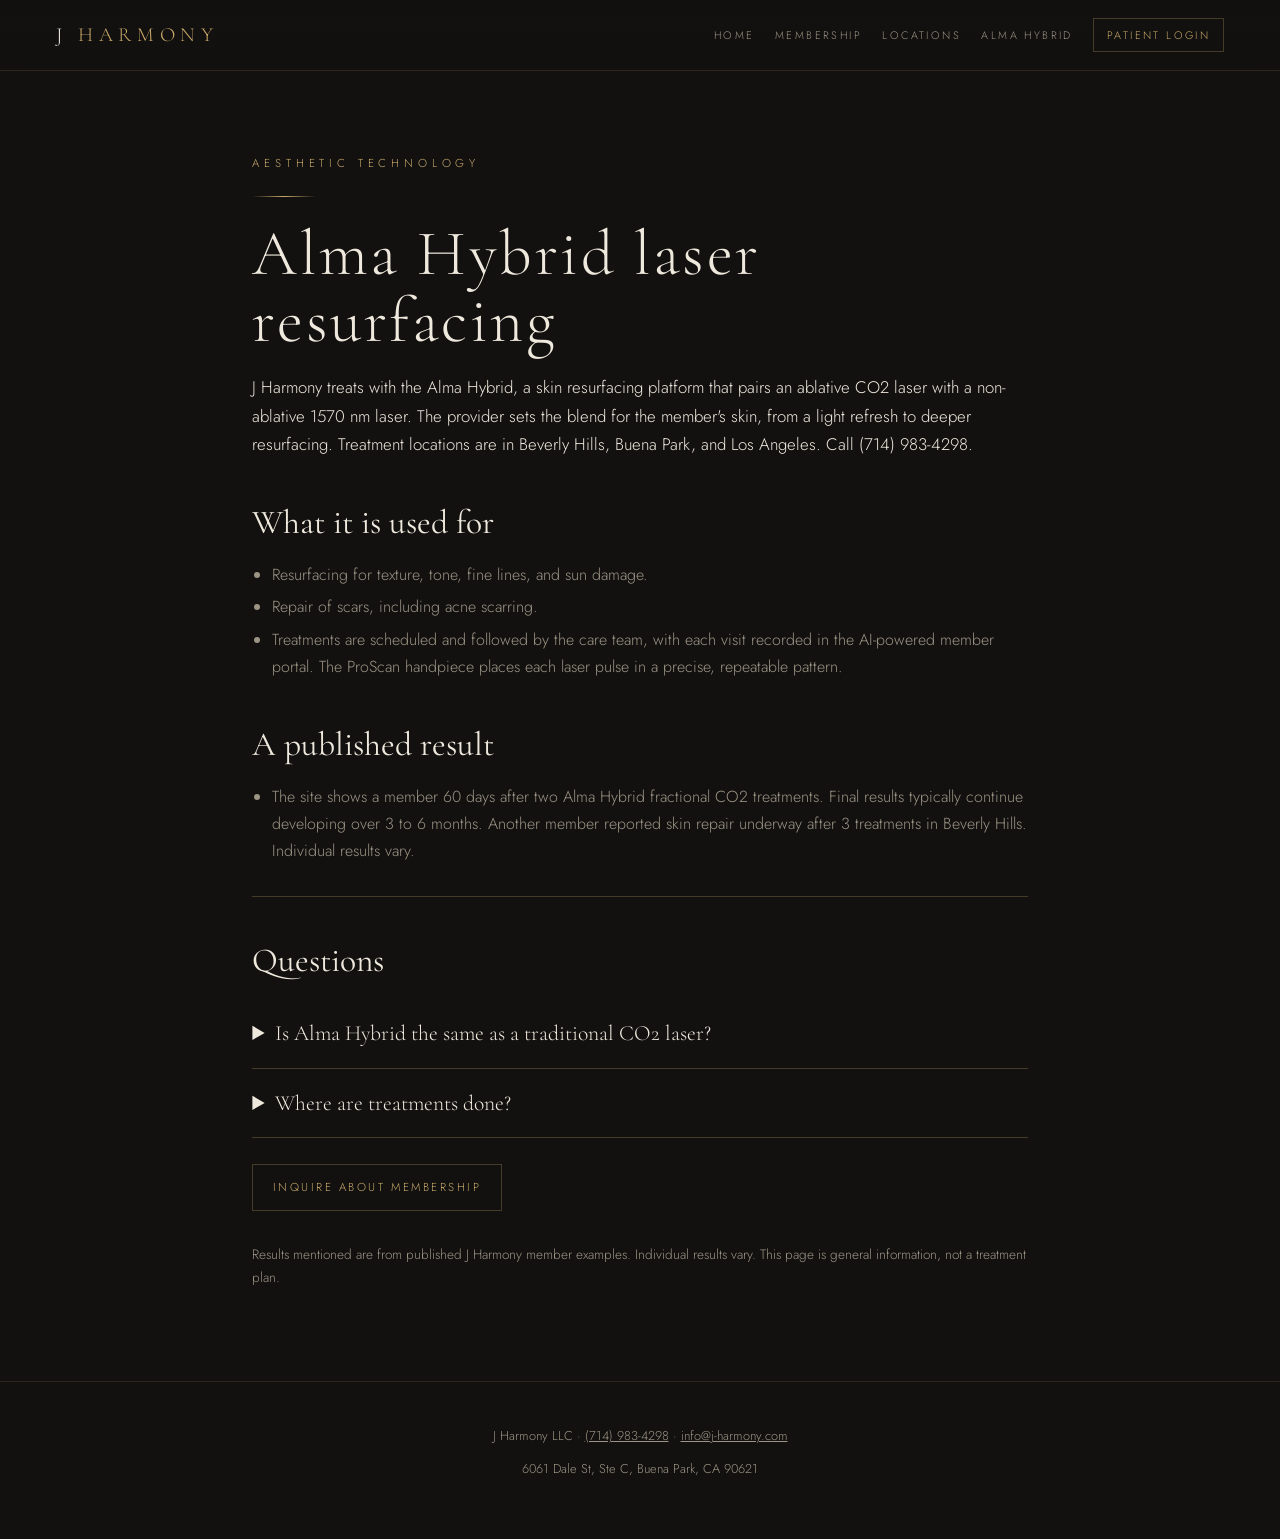
<file: alma-hybrid.html>
<!DOCTYPE html>
<html lang="en">
<head>
<meta charset="UTF-8">
<meta name="viewport" content="width=device-width, initial-scale=1.0">
<title>Alma Hybrid Laser Resurfacing in Beverly Hills and Buena Park | J Harmony</title>
<meta name="description" content="J Harmony treats with the Alma Hybrid, pairing an ablative CO2 laser and a non-ablative 1570 nm laser for texture, sun damage, and acne scars in Beverly Hills, Buena Park, and Los Angeles.">
<link rel="canonical" href="https://j-harmony.com/alma-hybrid.html">
<meta property="og:title" content="Alma Hybrid Laser Resurfacing in Beverly Hills and Buena Park | J Harmony">
<meta property="og:description" content="J Harmony treats with the Alma Hybrid, pairing an ablative CO2 laser and a non-ablative 1570 nm laser for texture, sun damage, and acne scars in Beverly Hills, Buena Park, and Los Angeles.">
<meta property="og:type" content="article">
<meta property="og:url" content="https://j-harmony.com/alma-hybrid.html">
<link rel="icon" href="data:image/svg+xml,%3Csvg xmlns='http://www.w3.org/2000/svg' viewBox='0 0 64 64'%3E%3Crect width='64' height='64' fill='%23121110'/%3E%3Ctext x='32' y='44' font-family='Georgia,serif' font-size='34' fill='%23C9A96A' text-anchor='middle'%3EJH%3C/text%3E%3C/svg%3E">
<link rel="preconnect" href="https://fonts.googleapis.com">
<link rel="preconnect" href="https://fonts.gstatic.com" crossorigin>
<link href="https://fonts.googleapis.com/css2?family=Cormorant+Garamond:ital,wght@0,300;0,400;0,500;1,400&family=Jost:wght@300;400;500&display=swap" rel="stylesheet">
<link rel="stylesheet" href="/pages.css">
<script type="application/ld+json">
{"@context": "https://schema.org", "@type": "FAQPage", "mainEntity": [{"@type": "Question", "name": "Is Alma Hybrid the same as a traditional CO2 laser?", "acceptedAnswer": {"@type": "Answer", "text": "The Alma Hybrid pairs an ablative CO2 laser with a non-ablative 1570 nm laser. The blend is set per treatment rather than using CO2 alone."}}, {"@type": "Question", "name": "Where are treatments done?", "acceptedAnswer": {"@type": "Answer", "text": "433 N Camden Dr, Ste 610, Beverly Hills, CA 90210; 11620 Wilshire Blvd, Los Angeles, CA 90025; and headquarters at 6061 Dale St, Ste C, Buena Park, CA 90621."}}]}
</script>
</head>
<body>
<header>
  <a class="brand" href="/">J <span>Harmony</span></a>
  <nav>
    <a href="/">Home</a>
    <a href="/membership.html">Membership</a>
    <a href="/locations.html">Locations</a>
    <a href="/alma-hybrid.html">Alma Hybrid</a>
    <a class="nav-login" href="https://app.j-harmony.com">Patient Login</a>
  </nav>
</header>
<main>
  <p class="eyebrow">Aesthetic technology</p>
  <hr class="rule">
  <h1>Alma Hybrid laser resurfacing</h1>
  <p class="lead">J Harmony treats with the Alma Hybrid, a skin resurfacing platform that pairs an ablative CO2 laser with a non-ablative 1570 nm laser. The provider sets the blend for the member&#x27;s skin, from a light refresh to deeper resurfacing. Treatment locations are in Beverly Hills, Buena Park, and Los Angeles. Call (714) 983-4298.</p>
  <h2>What it is used for</h2>
<ul>
<li>Resurfacing for texture, tone, fine lines, and sun damage.</li>
<li>Repair of scars, including acne scarring.</li>
<li>Treatments are scheduled and followed by the care team, with each visit recorded in the AI-powered member portal. The ProScan handpiece places each laser pulse in a precise, repeatable pattern.</li>
</ul>
<h2>A published result</h2>
<ul>
<li>The site shows a member 60 days after two Alma Hybrid fractional CO2 treatments. Final results typically continue developing over 3 to 6 months. Another member reported skin repair underway after 3 treatments in Beverly Hills. Individual results vary.</li>
</ul>
  <div class="faq">
    <h2>Questions</h2>
    <details><summary>Is Alma Hybrid the same as a traditional CO2 laser?</summary><p>The Alma Hybrid pairs an ablative CO2 laser with a non-ablative 1570 nm laser. The blend is set per treatment rather than using CO2 alone.</p></details>
<details><summary>Where are treatments done?</summary><p>433 N Camden Dr, Ste 610, Beverly Hills, CA 90210; 11620 Wilshire Blvd, Los Angeles, CA 90025; and headquarters at 6061 Dale St, Ste C, Buena Park, CA 90621.</p></details>
  </div>
  <a class="cta" href="/#contact">Inquire about membership</a>
  <p class="note">Results mentioned are from published J Harmony member examples. Individual results vary. This page is general information, not a treatment plan.</p>
</main>
<footer>
  <p>J Harmony LLC · <a href="tel:+17149834298">(714) 983-4298</a> · <a href="mailto:info@j-harmony.com">info@j-harmony.com</a></p>
  <p>6061 Dale St, Ste C, Buena Park, CA 90621</p>
</footer>
</body>
</html>
</file>
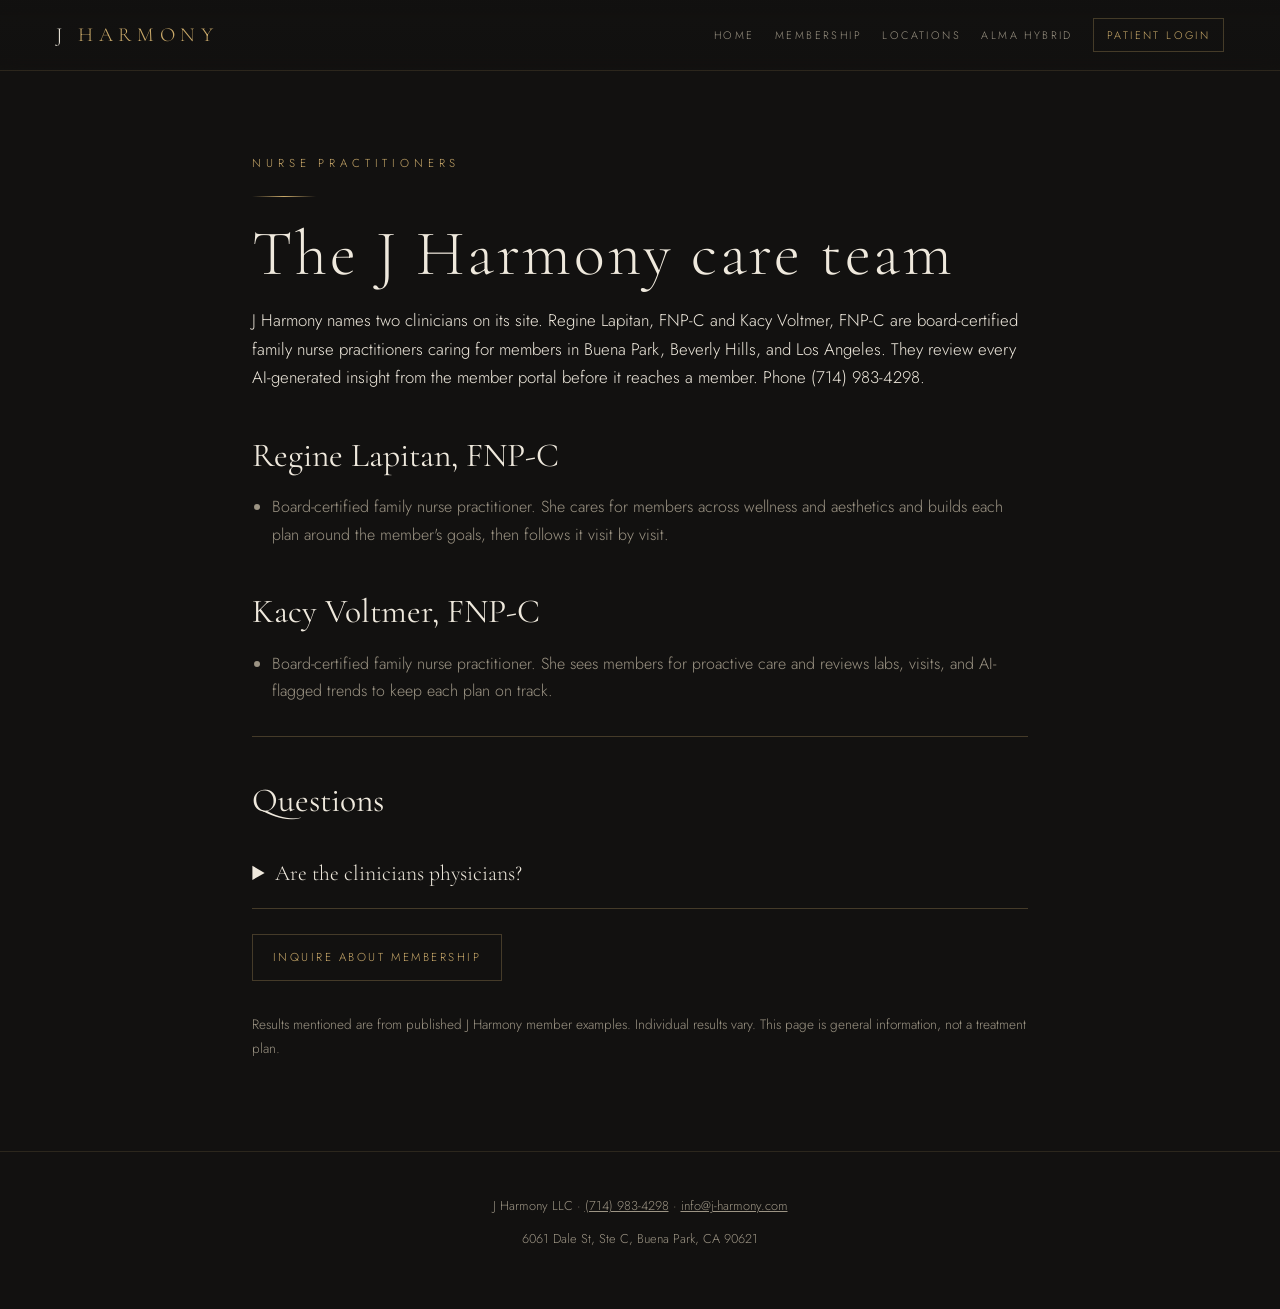
<file: care-team.html>
<!DOCTYPE html>
<html lang="en">
<head>
<meta charset="UTF-8">
<meta name="viewport" content="width=device-width, initial-scale=1.0">
<title>J Harmony Care Team | Regine Lapitan, FNP-C and Kacy Voltmer, FNP-C</title>
<meta name="description" content="J Harmony care is led by board-certified family nurse practitioners Regine Lapitan, FNP-C and Kacy Voltmer, FNP-C, in Buena Park, Beverly Hills, and Los Angeles.">
<link rel="canonical" href="https://j-harmony.com/care-team.html">
<meta property="og:title" content="J Harmony Care Team | Regine Lapitan, FNP-C and Kacy Voltmer, FNP-C">
<meta property="og:description" content="J Harmony care is led by board-certified family nurse practitioners Regine Lapitan, FNP-C and Kacy Voltmer, FNP-C, in Buena Park, Beverly Hills, and Los Angeles.">
<meta property="og:type" content="article">
<meta property="og:url" content="https://j-harmony.com/care-team.html">
<link rel="icon" href="data:image/svg+xml,%3Csvg xmlns='http://www.w3.org/2000/svg' viewBox='0 0 64 64'%3E%3Crect width='64' height='64' fill='%23121110'/%3E%3Ctext x='32' y='44' font-family='Georgia,serif' font-size='34' fill='%23C9A96A' text-anchor='middle'%3EJH%3C/text%3E%3C/svg%3E">
<link rel="preconnect" href="https://fonts.googleapis.com">
<link rel="preconnect" href="https://fonts.gstatic.com" crossorigin>
<link href="https://fonts.googleapis.com/css2?family=Cormorant+Garamond:ital,wght@0,300;0,400;0,500;1,400&family=Jost:wght@300;400;500&display=swap" rel="stylesheet">
<link rel="stylesheet" href="/pages.css">
<script type="application/ld+json">
{"@context": "https://schema.org", "@type": "FAQPage", "mainEntity": [{"@type": "Question", "name": "Are the clinicians physicians?", "acceptedAnswer": {"@type": "Answer", "text": "The named clinicians on j-harmony.com are family nurse practitioners. A published weight-loss case is described as physician-guided GLP-1 therapy. Ask in the membership inquiry who supervises a specific treatment."}}]}
</script>
</head>
<body>
<header>
  <a class="brand" href="/">J <span>Harmony</span></a>
  <nav>
    <a href="/">Home</a>
    <a href="/membership.html">Membership</a>
    <a href="/locations.html">Locations</a>
    <a href="/alma-hybrid.html">Alma Hybrid</a>
    <a class="nav-login" href="https://app.j-harmony.com">Patient Login</a>
  </nav>
</header>
<main>
  <p class="eyebrow">Nurse practitioners</p>
  <hr class="rule">
  <h1>The J Harmony care team</h1>
  <p class="lead">J Harmony names two clinicians on its site. Regine Lapitan, FNP-C and Kacy Voltmer, FNP-C are board-certified family nurse practitioners caring for members in Buena Park, Beverly Hills, and Los Angeles. They review every AI-generated insight from the member portal before it reaches a member. Phone (714) 983-4298.</p>
  <h2>Regine Lapitan, FNP-C</h2>
<ul>
<li>Board-certified family nurse practitioner. She cares for members across wellness and aesthetics and builds each plan around the member&#x27;s goals, then follows it visit by visit.</li>
</ul>
<h2>Kacy Voltmer, FNP-C</h2>
<ul>
<li>Board-certified family nurse practitioner. She sees members for proactive care and reviews labs, visits, and AI-flagged trends to keep each plan on track.</li>
</ul>
  <div class="faq">
    <h2>Questions</h2>
    <details><summary>Are the clinicians physicians?</summary><p>The named clinicians on j-harmony.com are family nurse practitioners. A published weight-loss case is described as physician-guided GLP-1 therapy. Ask in the membership inquiry who supervises a specific treatment.</p></details>
  </div>
  <a class="cta" href="/#contact">Inquire about membership</a>
  <p class="note">Results mentioned are from published J Harmony member examples. Individual results vary. This page is general information, not a treatment plan.</p>
</main>
<footer>
  <p>J Harmony LLC · <a href="tel:+17149834298">(714) 983-4298</a> · <a href="mailto:info@j-harmony.com">info@j-harmony.com</a></p>
  <p>6061 Dale St, Ste C, Buena Park, CA 90621</p>
</footer>
</body>
</html>
</file>
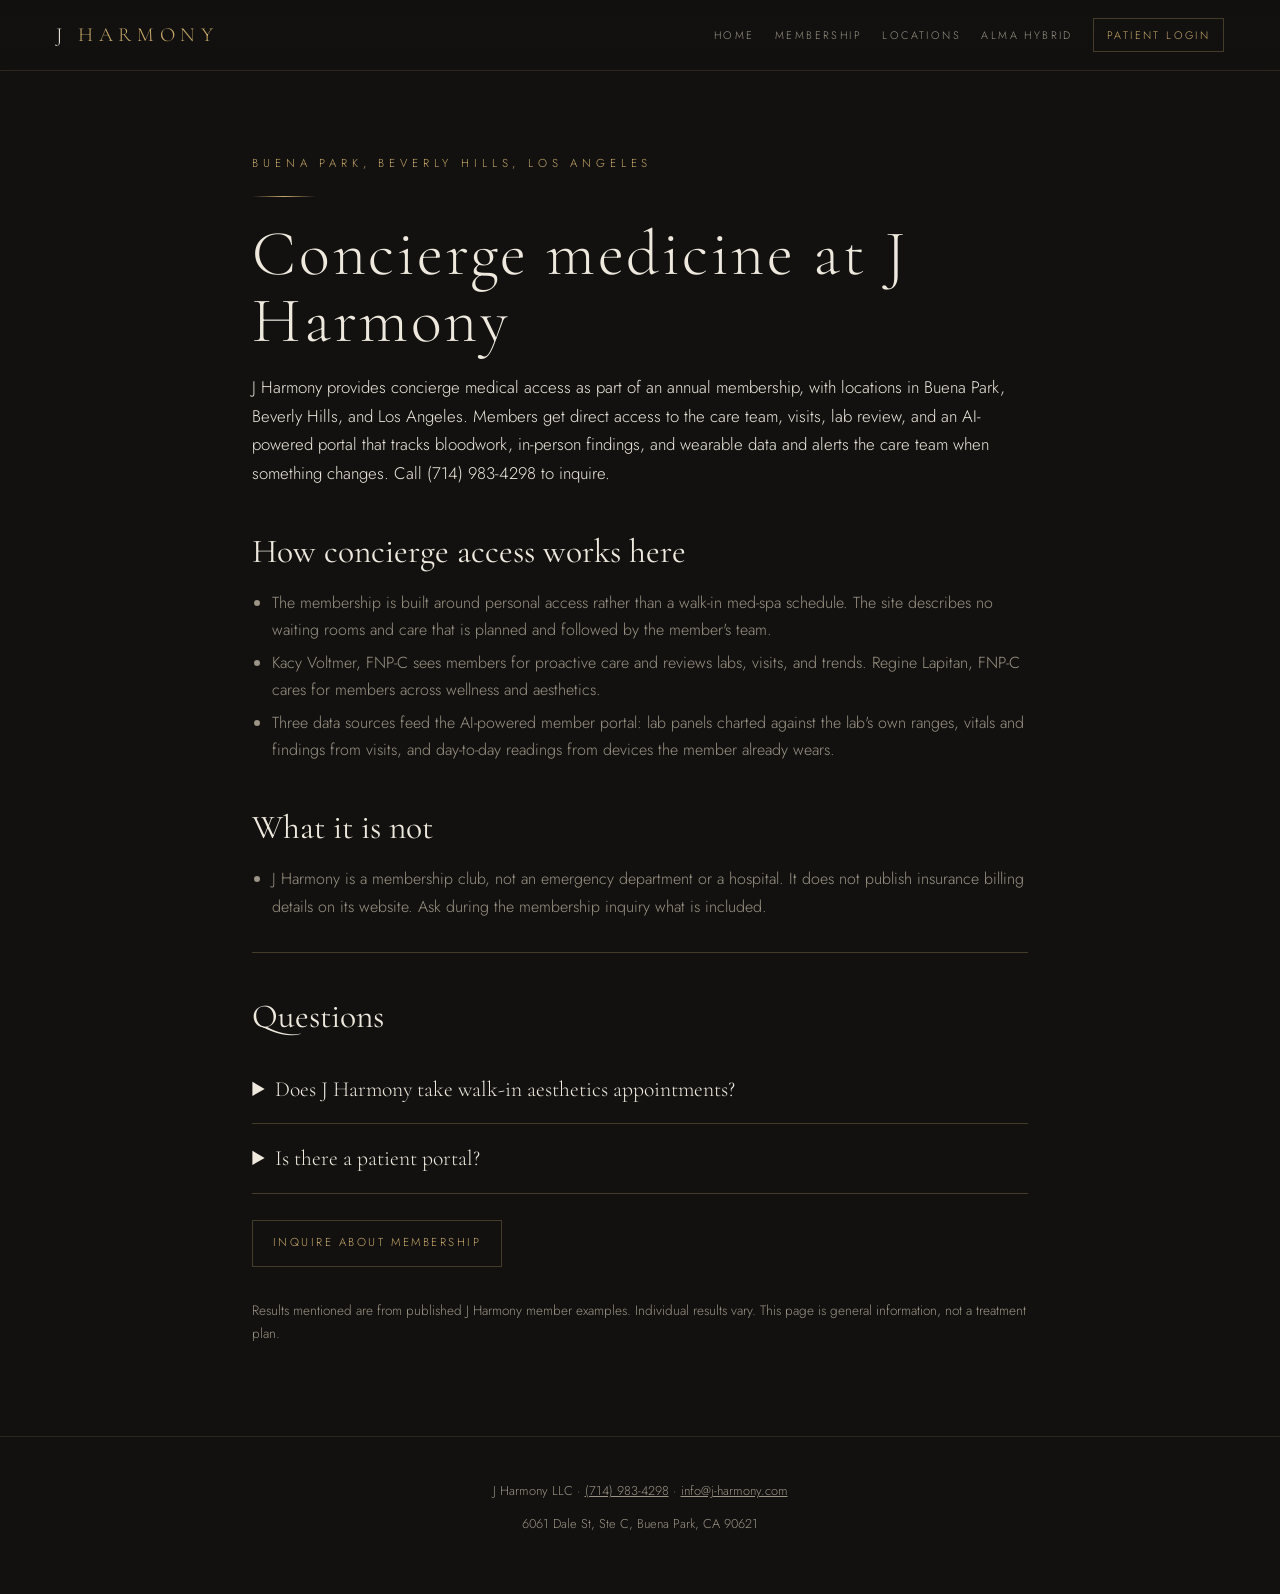
<file: concierge-medicine.html>
<!DOCTYPE html>
<html lang="en">
<head>
<meta charset="UTF-8">
<meta name="viewport" content="width=device-width, initial-scale=1.0">
<title>Concierge Medicine in Buena Park, Beverly Hills, and Los Angeles | J Harmony</title>
<meta name="description" content="J Harmony offers concierge medical access through an annual membership in Buena Park, Beverly Hills, and Los Angeles, with labs, visits, and wearable trends analyzed in one AI-powered portal.">
<link rel="canonical" href="https://j-harmony.com/concierge-medicine.html">
<meta property="og:title" content="Concierge Medicine in Buena Park, Beverly Hills, and Los Angeles | J Harmony">
<meta property="og:description" content="J Harmony offers concierge medical access through an annual membership in Buena Park, Beverly Hills, and Los Angeles, with labs, visits, and wearable trends analyzed in one AI-powered portal.">
<meta property="og:type" content="article">
<meta property="og:url" content="https://j-harmony.com/concierge-medicine.html">
<link rel="icon" href="data:image/svg+xml,%3Csvg xmlns='http://www.w3.org/2000/svg' viewBox='0 0 64 64'%3E%3Crect width='64' height='64' fill='%23121110'/%3E%3Ctext x='32' y='44' font-family='Georgia,serif' font-size='34' fill='%23C9A96A' text-anchor='middle'%3EJH%3C/text%3E%3C/svg%3E">
<link rel="preconnect" href="https://fonts.googleapis.com">
<link rel="preconnect" href="https://fonts.gstatic.com" crossorigin>
<link href="https://fonts.googleapis.com/css2?family=Cormorant+Garamond:ital,wght@0,300;0,400;0,500;1,400&family=Jost:wght@300;400;500&display=swap" rel="stylesheet">
<link rel="stylesheet" href="/pages.css">
<script type="application/ld+json">
{"@context": "https://schema.org", "@type": "FAQPage", "mainEntity": [{"@type": "Question", "name": "Does J Harmony take walk-in aesthetics appointments?", "acceptedAnswer": {"@type": "Answer", "text": "The public site presents care as an annual membership with inquiry, not as a published walk-in menu. Start with the membership conversation at (714) 983-4298."}}, {"@type": "Question", "name": "Is there a patient portal?", "acceptedAnswer": {"@type": "Answer", "text": "Yes. Members sign in at app.j-harmony.com. The site says the portal is powered by HIPAA-compliant AI and that insights are reviewed by medical staff."}}]}
</script>
</head>
<body>
<header>
  <a class="brand" href="/">J <span>Harmony</span></a>
  <nav>
    <a href="/">Home</a>
    <a href="/membership.html">Membership</a>
    <a href="/locations.html">Locations</a>
    <a href="/alma-hybrid.html">Alma Hybrid</a>
    <a class="nav-login" href="https://app.j-harmony.com">Patient Login</a>
  </nav>
</header>
<main>
  <p class="eyebrow">Buena Park, Beverly Hills, Los Angeles</p>
  <hr class="rule">
  <h1>Concierge medicine at J Harmony</h1>
  <p class="lead">J Harmony provides concierge medical access as part of an annual membership, with locations in Buena Park, Beverly Hills, and Los Angeles. Members get direct access to the care team, visits, lab review, and an AI-powered portal that tracks bloodwork, in-person findings, and wearable data and alerts the care team when something changes. Call (714) 983-4298 to inquire.</p>
  <h2>How concierge access works here</h2>
<ul>
<li>The membership is built around personal access rather than a walk-in med-spa schedule. The site describes no waiting rooms and care that is planned and followed by the member&#x27;s team.</li>
<li>Kacy Voltmer, FNP-C sees members for proactive care and reviews labs, visits, and trends. Regine Lapitan, FNP-C cares for members across wellness and aesthetics.</li>
<li>Three data sources feed the AI-powered member portal: lab panels charted against the lab&#x27;s own ranges, vitals and findings from visits, and day-to-day readings from devices the member already wears.</li>
</ul>
<h2>What it is not</h2>
<ul>
<li>J Harmony is a membership club, not an emergency department or a hospital. It does not publish insurance billing details on its website. Ask during the membership inquiry what is included.</li>
</ul>
  <div class="faq">
    <h2>Questions</h2>
    <details><summary>Does J Harmony take walk-in aesthetics appointments?</summary><p>The public site presents care as an annual membership with inquiry, not as a published walk-in menu. Start with the membership conversation at (714) 983-4298.</p></details>
<details><summary>Is there a patient portal?</summary><p>Yes. Members sign in at app.j-harmony.com. The site says the portal is powered by HIPAA-compliant AI and that insights are reviewed by medical staff.</p></details>
  </div>
  <a class="cta" href="/#contact">Inquire about membership</a>
  <p class="note">Results mentioned are from published J Harmony member examples. Individual results vary. This page is general information, not a treatment plan.</p>
</main>
<footer>
  <p>J Harmony LLC · <a href="tel:+17149834298">(714) 983-4298</a> · <a href="mailto:info@j-harmony.com">info@j-harmony.com</a></p>
  <p>6061 Dale St, Ste C, Buena Park, CA 90621</p>
</footer>
</body>
</html>
</file>
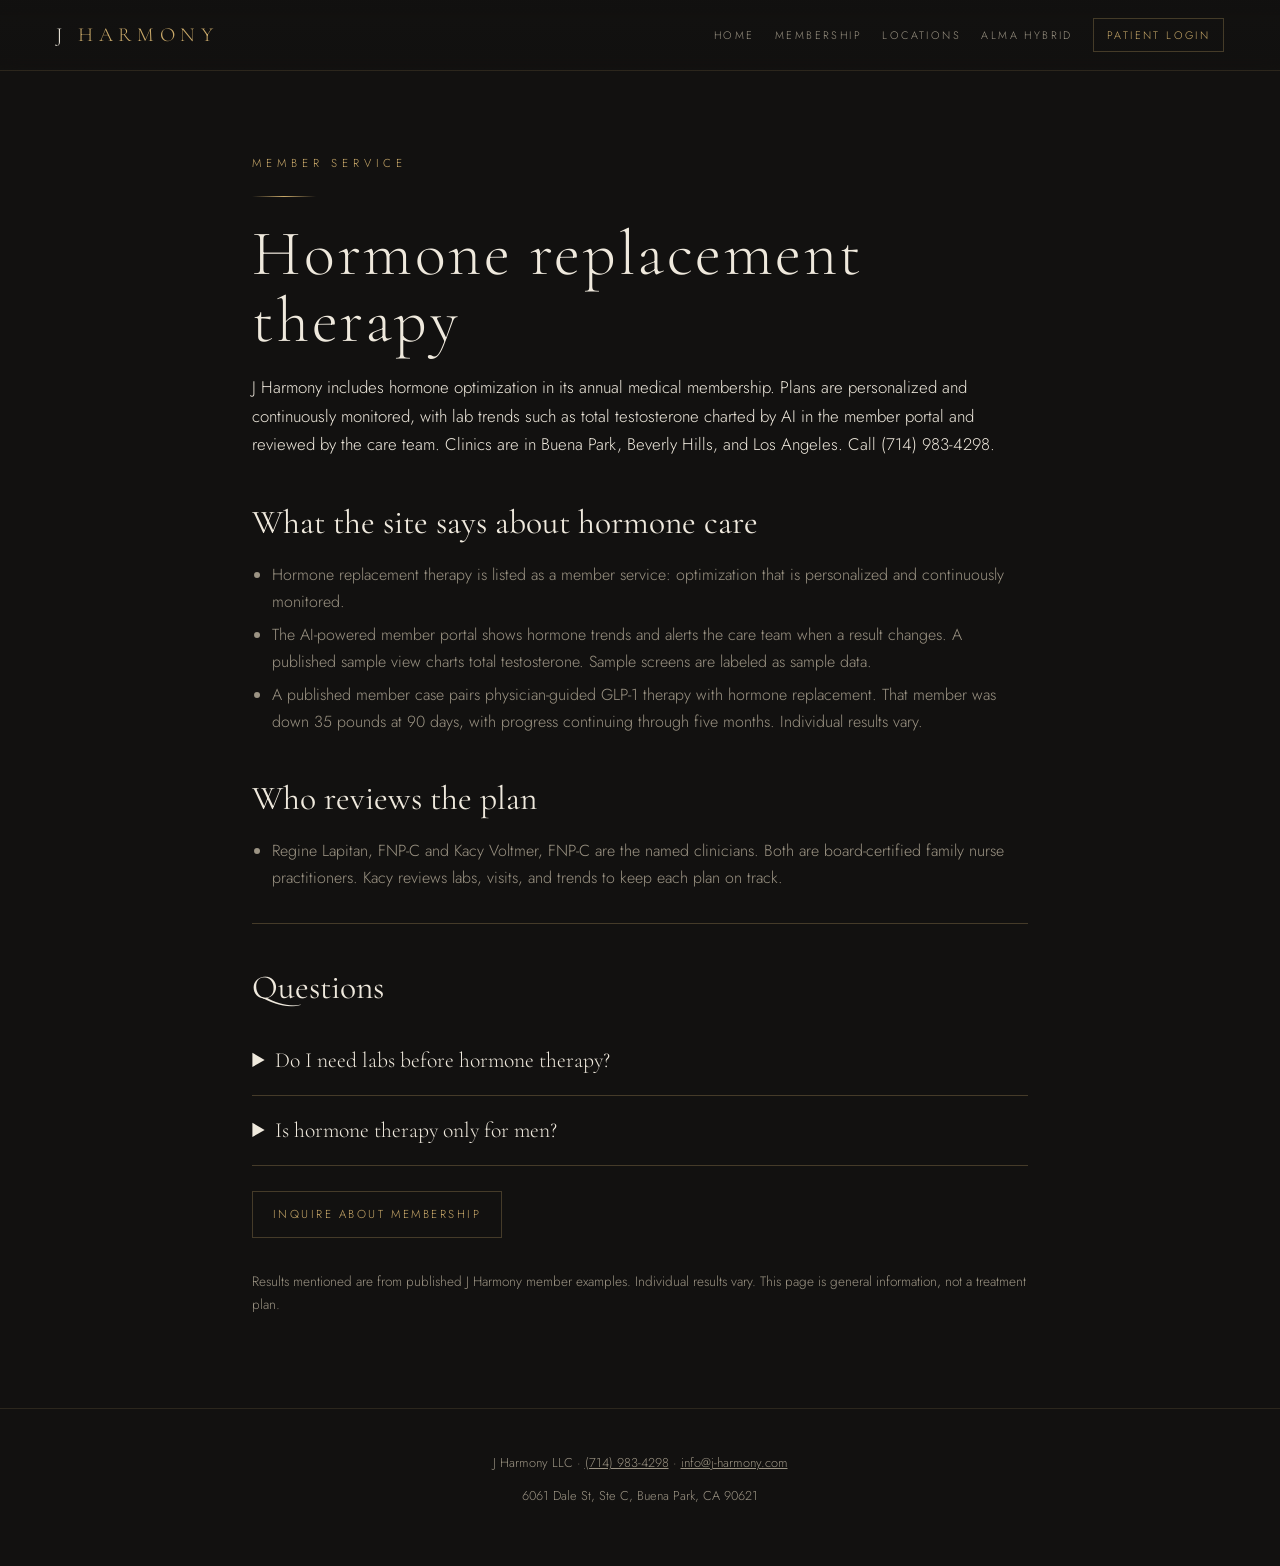
<file: hormone-replacement-therapy.html>
<!DOCTYPE html>
<html lang="en">
<head>
<meta charset="UTF-8">
<meta name="viewport" content="width=device-width, initial-scale=1.0">
<title>Hormone Replacement Therapy in Orange County and Los Angeles | J Harmony</title>
<meta name="description" content="J Harmony offers personalized, monitored hormone optimization for members in Buena Park, Beverly Hills, and Los Angeles, with AI-tracked lab trends reviewed by the care team.">
<link rel="canonical" href="https://j-harmony.com/hormone-replacement-therapy.html">
<meta property="og:title" content="Hormone Replacement Therapy in Orange County and Los Angeles | J Harmony">
<meta property="og:description" content="J Harmony offers personalized, monitored hormone optimization for members in Buena Park, Beverly Hills, and Los Angeles, with AI-tracked lab trends reviewed by the care team.">
<meta property="og:type" content="article">
<meta property="og:url" content="https://j-harmony.com/hormone-replacement-therapy.html">
<link rel="icon" href="data:image/svg+xml,%3Csvg xmlns='http://www.w3.org/2000/svg' viewBox='0 0 64 64'%3E%3Crect width='64' height='64' fill='%23121110'/%3E%3Ctext x='32' y='44' font-family='Georgia,serif' font-size='34' fill='%23C9A96A' text-anchor='middle'%3EJH%3C/text%3E%3C/svg%3E">
<link rel="preconnect" href="https://fonts.googleapis.com">
<link rel="preconnect" href="https://fonts.gstatic.com" crossorigin>
<link href="https://fonts.googleapis.com/css2?family=Cormorant+Garamond:ital,wght@0,300;0,400;0,500;1,400&family=Jost:wght@300;400;500&display=swap" rel="stylesheet">
<link rel="stylesheet" href="/pages.css">
<script type="application/ld+json">
{"@context": "https://schema.org", "@type": "FAQPage", "mainEntity": [{"@type": "Question", "name": "Do I need labs before hormone therapy?", "acceptedAnswer": {"@type": "Answer", "text": "The membership includes lab panels charted against the lab's own ranges, and the care team reviews those results. A specific panel is set during the membership assessment, not on the public site."}}, {"@type": "Question", "name": "Is hormone therapy only for men?", "acceptedAnswer": {"@type": "Answer", "text": "The public site does not limit hormone optimization to one sex. Eligibility is determined in the membership assessment."}}]}
</script>
</head>
<body>
<header>
  <a class="brand" href="/">J <span>Harmony</span></a>
  <nav>
    <a href="/">Home</a>
    <a href="/membership.html">Membership</a>
    <a href="/locations.html">Locations</a>
    <a href="/alma-hybrid.html">Alma Hybrid</a>
    <a class="nav-login" href="https://app.j-harmony.com">Patient Login</a>
  </nav>
</header>
<main>
  <p class="eyebrow">Member service</p>
  <hr class="rule">
  <h1>Hormone replacement therapy</h1>
  <p class="lead">J Harmony includes hormone optimization in its annual medical membership. Plans are personalized and continuously monitored, with lab trends such as total testosterone charted by AI in the member portal and reviewed by the care team. Clinics are in Buena Park, Beverly Hills, and Los Angeles. Call (714) 983-4298.</p>
  <h2>What the site says about hormone care</h2>
<ul>
<li>Hormone replacement therapy is listed as a member service: optimization that is personalized and continuously monitored.</li>
<li>The AI-powered member portal shows hormone trends and alerts the care team when a result changes. A published sample view charts total testosterone. Sample screens are labeled as sample data.</li>
<li>A published member case pairs physician-guided GLP-1 therapy with hormone replacement. That member was down 35 pounds at 90 days, with progress continuing through five months. Individual results vary.</li>
</ul>
<h2>Who reviews the plan</h2>
<ul>
<li>Regine Lapitan, FNP-C and Kacy Voltmer, FNP-C are the named clinicians. Both are board-certified family nurse practitioners. Kacy reviews labs, visits, and trends to keep each plan on track.</li>
</ul>
  <div class="faq">
    <h2>Questions</h2>
    <details><summary>Do I need labs before hormone therapy?</summary><p>The membership includes lab panels charted against the lab&#x27;s own ranges, and the care team reviews those results. A specific panel is set during the membership assessment, not on the public site.</p></details>
<details><summary>Is hormone therapy only for men?</summary><p>The public site does not limit hormone optimization to one sex. Eligibility is determined in the membership assessment.</p></details>
  </div>
  <a class="cta" href="/#contact">Inquire about membership</a>
  <p class="note">Results mentioned are from published J Harmony member examples. Individual results vary. This page is general information, not a treatment plan.</p>
</main>
<footer>
  <p>J Harmony LLC · <a href="tel:+17149834298">(714) 983-4298</a> · <a href="mailto:info@j-harmony.com">info@j-harmony.com</a></p>
  <p>6061 Dale St, Ste C, Buena Park, CA 90621</p>
</footer>
</body>
</html>
</file>
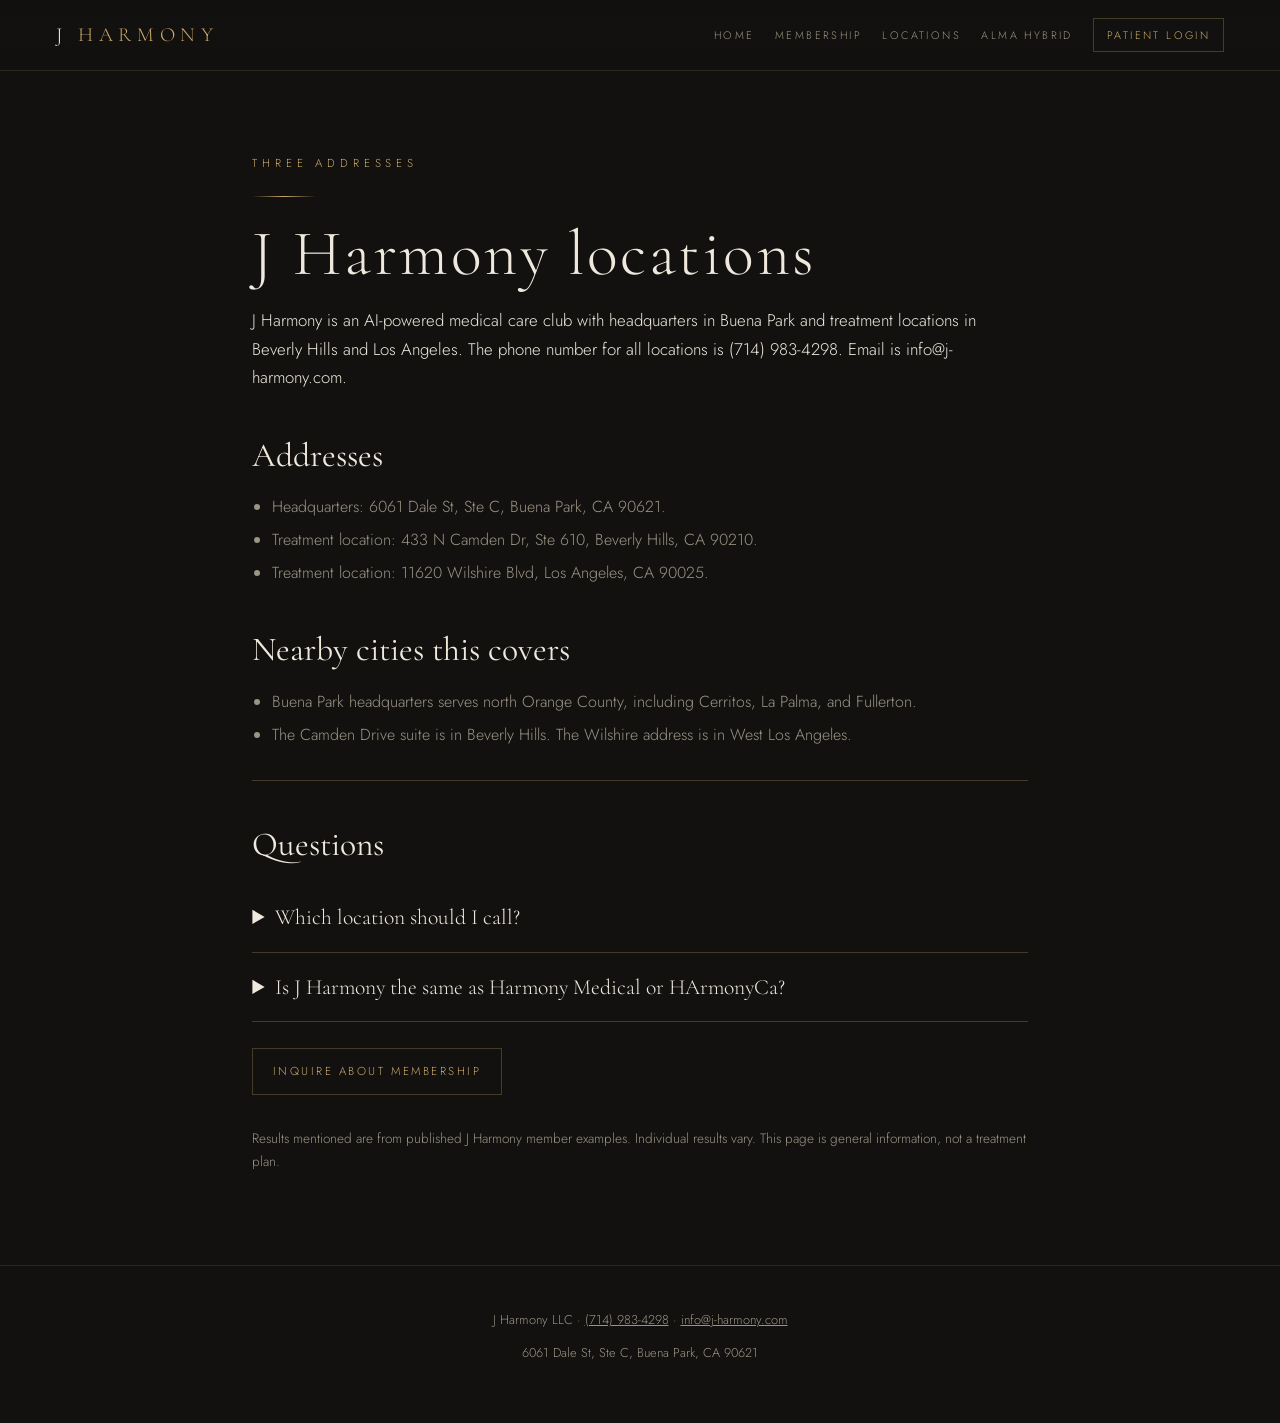
<file: locations.html>
<!DOCTYPE html>
<html lang="en">
<head>
<meta charset="UTF-8">
<meta name="viewport" content="width=device-width, initial-scale=1.0">
<title>J Harmony Locations | Buena Park, Beverly Hills, and Los Angeles</title>
<meta name="description" content="J Harmony headquarters is in Buena Park. Treatment locations are in Beverly Hills and on Wilshire in Los Angeles. Phone (714) 983-4298.">
<link rel="canonical" href="https://j-harmony.com/locations.html">
<meta property="og:title" content="J Harmony Locations | Buena Park, Beverly Hills, and Los Angeles">
<meta property="og:description" content="J Harmony headquarters is in Buena Park. Treatment locations are in Beverly Hills and on Wilshire in Los Angeles. Phone (714) 983-4298.">
<meta property="og:type" content="article">
<meta property="og:url" content="https://j-harmony.com/locations.html">
<link rel="icon" href="data:image/svg+xml,%3Csvg xmlns='http://www.w3.org/2000/svg' viewBox='0 0 64 64'%3E%3Crect width='64' height='64' fill='%23121110'/%3E%3Ctext x='32' y='44' font-family='Georgia,serif' font-size='34' fill='%23C9A96A' text-anchor='middle'%3EJH%3C/text%3E%3C/svg%3E">
<link rel="preconnect" href="https://fonts.googleapis.com">
<link rel="preconnect" href="https://fonts.gstatic.com" crossorigin>
<link href="https://fonts.googleapis.com/css2?family=Cormorant+Garamond:ital,wght@0,300;0,400;0,500;1,400&family=Jost:wght@300;400;500&display=swap" rel="stylesheet">
<link rel="stylesheet" href="/pages.css">
<script type="application/ld+json">
{"@context": "https://schema.org", "@type": "FAQPage", "mainEntity": [{"@type": "Question", "name": "Which location should I call?", "acceptedAnswer": {"@type": "Answer", "text": "One phone number covers the club: (714) 983-4298. The membership inquiry confirms where visits happen."}}, {"@type": "Question", "name": "Is J Harmony the same as Harmony Medical or HArmonyCa?", "acceptedAnswer": {"@type": "Answer", "text": "No. J Harmony is J Harmony LLC, at j-harmony.com. It is not the HArmonyCa filler brand and not other clinics that use the word Harmony."}}]}
</script>
</head>
<body>
<header>
  <a class="brand" href="/">J <span>Harmony</span></a>
  <nav>
    <a href="/">Home</a>
    <a href="/membership.html">Membership</a>
    <a href="/locations.html">Locations</a>
    <a href="/alma-hybrid.html">Alma Hybrid</a>
    <a class="nav-login" href="https://app.j-harmony.com">Patient Login</a>
  </nav>
</header>
<main>
  <p class="eyebrow">Three addresses</p>
  <hr class="rule">
  <h1>J Harmony locations</h1>
  <p class="lead">J Harmony is an AI-powered medical care club with headquarters in Buena Park and treatment locations in Beverly Hills and Los Angeles. The phone number for all locations is (714) 983-4298. Email is info@j-harmony.com.</p>
  <h2>Addresses</h2>
<ul>
<li>Headquarters: 6061 Dale St, Ste C, Buena Park, CA 90621.</li>
<li>Treatment location: 433 N Camden Dr, Ste 610, Beverly Hills, CA 90210.</li>
<li>Treatment location: 11620 Wilshire Blvd, Los Angeles, CA 90025.</li>
</ul>
<h2>Nearby cities this covers</h2>
<ul>
<li>Buena Park headquarters serves north Orange County, including Cerritos, La Palma, and Fullerton.</li>
<li>The Camden Drive suite is in Beverly Hills. The Wilshire address is in West Los Angeles.</li>
</ul>
  <div class="faq">
    <h2>Questions</h2>
    <details><summary>Which location should I call?</summary><p>One phone number covers the club: (714) 983-4298. The membership inquiry confirms where visits happen.</p></details>
<details><summary>Is J Harmony the same as Harmony Medical or HArmonyCa?</summary><p>No. J Harmony is J Harmony LLC, at j-harmony.com. It is not the HArmonyCa filler brand and not other clinics that use the word Harmony.</p></details>
  </div>
  <a class="cta" href="/#contact">Inquire about membership</a>
  <p class="note">Results mentioned are from published J Harmony member examples. Individual results vary. This page is general information, not a treatment plan.</p>
</main>
<footer>
  <p>J Harmony LLC · <a href="tel:+17149834298">(714) 983-4298</a> · <a href="mailto:info@j-harmony.com">info@j-harmony.com</a></p>
  <p>6061 Dale St, Ste C, Buena Park, CA 90621</p>
</footer>
</body>
</html>
</file>
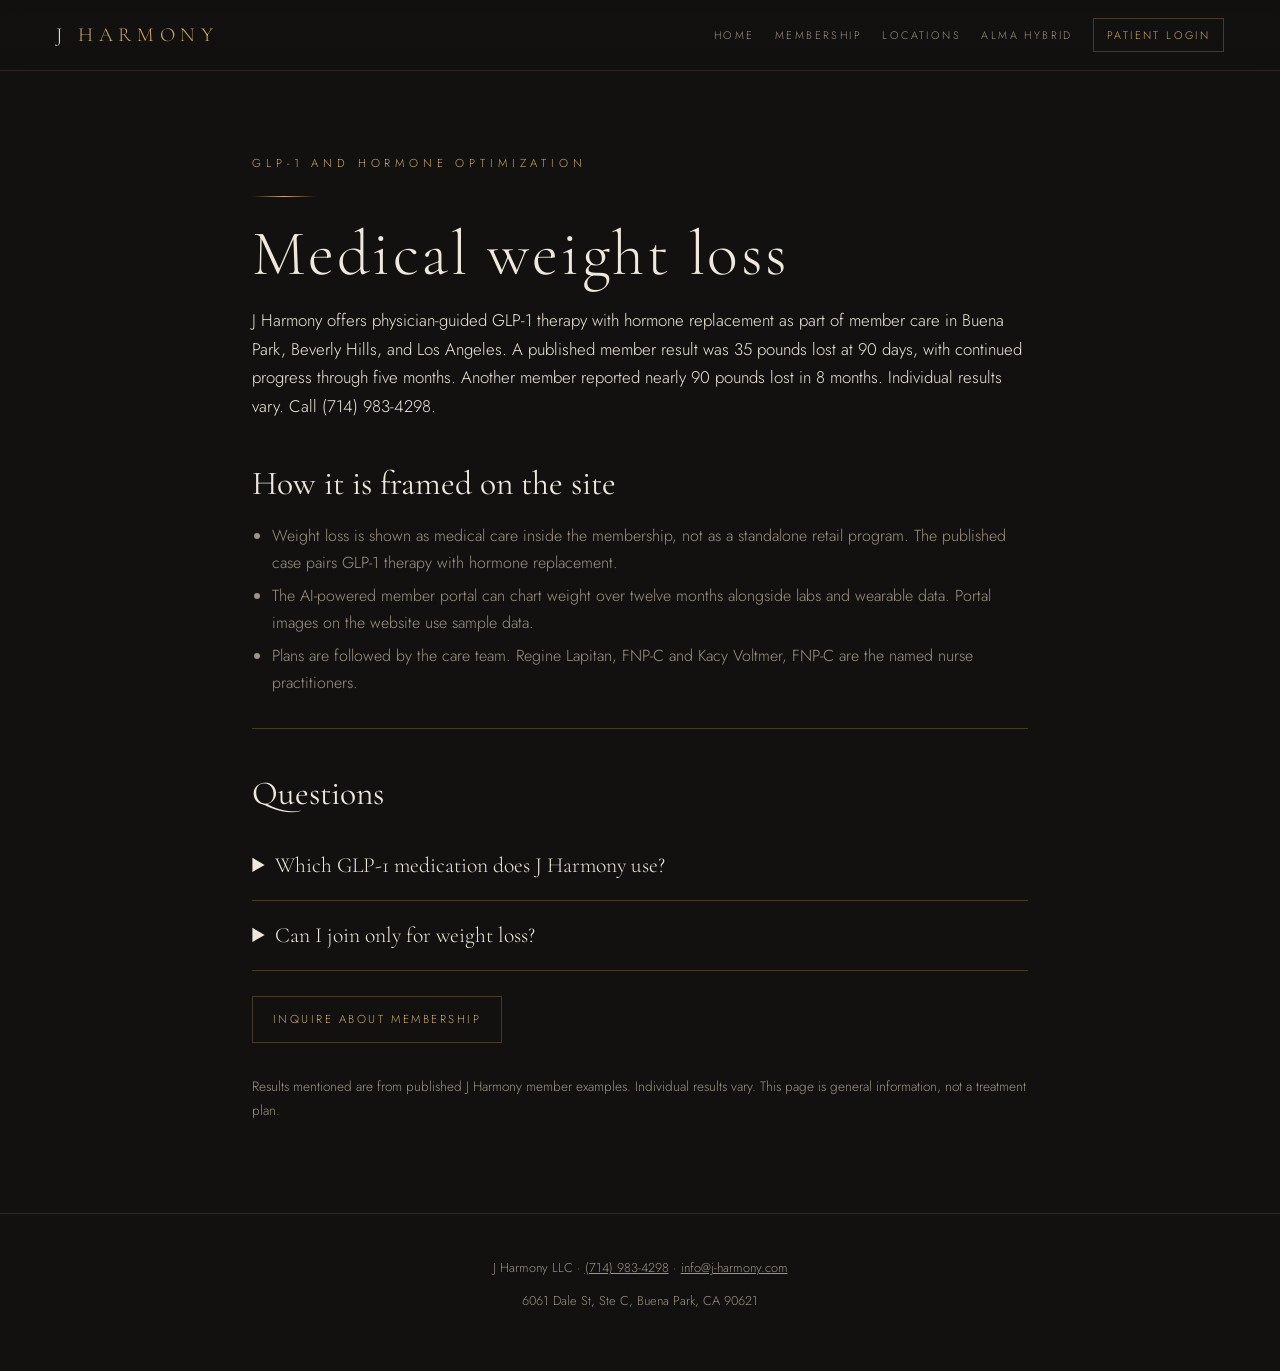
<file: medical-weight-loss.html>
<!DOCTYPE html>
<html lang="en">
<head>
<meta charset="UTF-8">
<meta name="viewport" content="width=device-width, initial-scale=1.0">
<title>Medical Weight Loss and GLP-1 Therapy | J Harmony Buena Park and Los Angeles</title>
<meta name="description" content="J Harmony members can receive physician-guided GLP-1 therapy with hormone optimization. A published member result was 35 pounds lost at 90 days. Individual results vary.">
<link rel="canonical" href="https://j-harmony.com/medical-weight-loss.html">
<meta property="og:title" content="Medical Weight Loss and GLP-1 Therapy | J Harmony Buena Park and Los Angeles">
<meta property="og:description" content="J Harmony members can receive physician-guided GLP-1 therapy with hormone optimization. A published member result was 35 pounds lost at 90 days. Individual results vary.">
<meta property="og:type" content="article">
<meta property="og:url" content="https://j-harmony.com/medical-weight-loss.html">
<link rel="icon" href="data:image/svg+xml,%3Csvg xmlns='http://www.w3.org/2000/svg' viewBox='0 0 64 64'%3E%3Crect width='64' height='64' fill='%23121110'/%3E%3Ctext x='32' y='44' font-family='Georgia,serif' font-size='34' fill='%23C9A96A' text-anchor='middle'%3EJH%3C/text%3E%3C/svg%3E">
<link rel="preconnect" href="https://fonts.googleapis.com">
<link rel="preconnect" href="https://fonts.gstatic.com" crossorigin>
<link href="https://fonts.googleapis.com/css2?family=Cormorant+Garamond:ital,wght@0,300;0,400;0,500;1,400&family=Jost:wght@300;400;500&display=swap" rel="stylesheet">
<link rel="stylesheet" href="/pages.css">
<script type="application/ld+json">
{"@context": "https://schema.org", "@type": "FAQPage", "mainEntity": [{"@type": "Question", "name": "Which GLP-1 medication does J Harmony use?", "acceptedAnswer": {"@type": "Answer", "text": "The public site says physician-guided GLP-1 therapy and does not name a specific drug. The medication, if any, is chosen in the clinical assessment."}}, {"@type": "Question", "name": "Can I join only for weight loss?", "acceptedAnswer": {"@type": "Answer", "text": "The public offer is an annual membership that also includes concierge care, hormone optimization, monitoring, and aesthetics. Ask what is included when you inquire."}}]}
</script>
</head>
<body>
<header>
  <a class="brand" href="/">J <span>Harmony</span></a>
  <nav>
    <a href="/">Home</a>
    <a href="/membership.html">Membership</a>
    <a href="/locations.html">Locations</a>
    <a href="/alma-hybrid.html">Alma Hybrid</a>
    <a class="nav-login" href="https://app.j-harmony.com">Patient Login</a>
  </nav>
</header>
<main>
  <p class="eyebrow">GLP-1 and hormone optimization</p>
  <hr class="rule">
  <h1>Medical weight loss</h1>
  <p class="lead">J Harmony offers physician-guided GLP-1 therapy with hormone replacement as part of member care in Buena Park, Beverly Hills, and Los Angeles. A published member result was 35 pounds lost at 90 days, with continued progress through five months. Another member reported nearly 90 pounds lost in 8 months. Individual results vary. Call (714) 983-4298.</p>
  <h2>How it is framed on the site</h2>
<ul>
<li>Weight loss is shown as medical care inside the membership, not as a standalone retail program. The published case pairs GLP-1 therapy with hormone replacement.</li>
<li>The AI-powered member portal can chart weight over twelve months alongside labs and wearable data. Portal images on the website use sample data.</li>
<li>Plans are followed by the care team. Regine Lapitan, FNP-C and Kacy Voltmer, FNP-C are the named nurse practitioners.</li>
</ul>
  <div class="faq">
    <h2>Questions</h2>
    <details><summary>Which GLP-1 medication does J Harmony use?</summary><p>The public site says physician-guided GLP-1 therapy and does not name a specific drug. The medication, if any, is chosen in the clinical assessment.</p></details>
<details><summary>Can I join only for weight loss?</summary><p>The public offer is an annual membership that also includes concierge care, hormone optimization, monitoring, and aesthetics. Ask what is included when you inquire.</p></details>
  </div>
  <a class="cta" href="/#contact">Inquire about membership</a>
  <p class="note">Results mentioned are from published J Harmony member examples. Individual results vary. This page is general information, not a treatment plan.</p>
</main>
<footer>
  <p>J Harmony LLC · <a href="tel:+17149834298">(714) 983-4298</a> · <a href="mailto:info@j-harmony.com">info@j-harmony.com</a></p>
  <p>6061 Dale St, Ste C, Buena Park, CA 90621</p>
</footer>
</body>
</html>
</file>
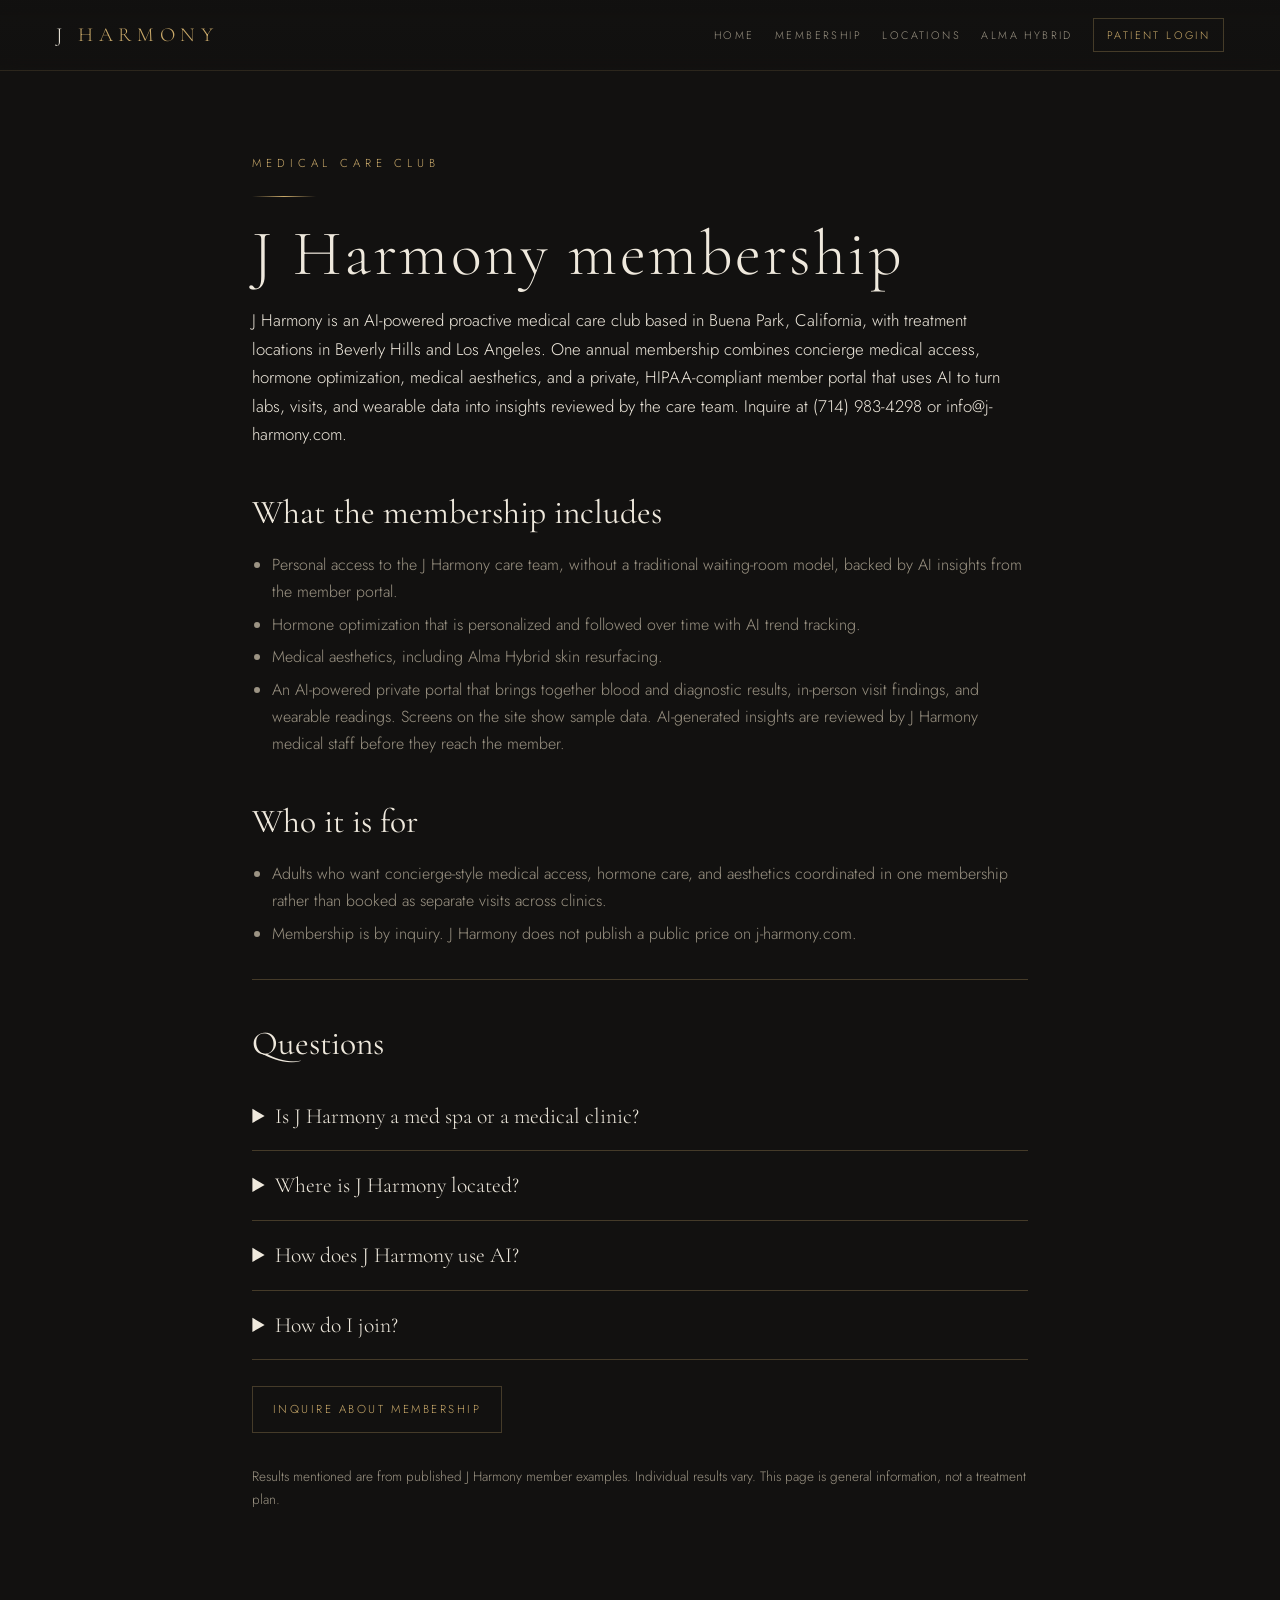
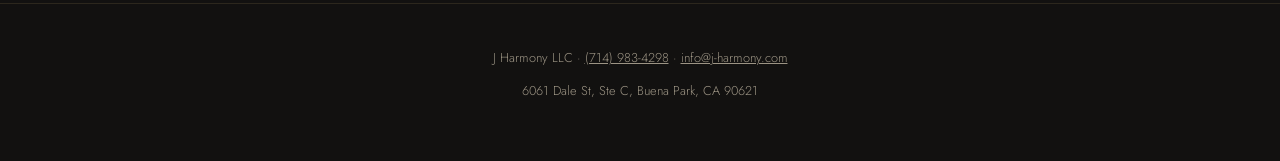
<file: membership.html>
<!DOCTYPE html>
<html lang="en">
<head>
<meta charset="UTF-8">
<meta name="viewport" content="width=device-width, initial-scale=1.0">
<title>J Harmony Membership | Concierge Medical Care Club in Buena Park and Beverly Hills</title>
<meta name="description" content="J Harmony is an AI-powered annual medical care club in Buena Park, Beverly Hills, and Los Angeles. One membership covers concierge care, hormone optimization, aesthetics, and an AI-powered member portal.">
<link rel="canonical" href="https://j-harmony.com/membership.html">
<meta property="og:title" content="J Harmony Membership | Concierge Medical Care Club in Buena Park and Beverly Hills">
<meta property="og:description" content="J Harmony is an AI-powered annual medical care club in Buena Park, Beverly Hills, and Los Angeles. One membership covers concierge care, hormone optimization, aesthetics, and an AI-powered member portal.">
<meta property="og:type" content="article">
<meta property="og:url" content="https://j-harmony.com/membership.html">
<link rel="icon" href="data:image/svg+xml,%3Csvg xmlns='http://www.w3.org/2000/svg' viewBox='0 0 64 64'%3E%3Crect width='64' height='64' fill='%23121110'/%3E%3Ctext x='32' y='44' font-family='Georgia,serif' font-size='34' fill='%23C9A96A' text-anchor='middle'%3EJH%3C/text%3E%3C/svg%3E">
<link rel="preconnect" href="https://fonts.googleapis.com">
<link rel="preconnect" href="https://fonts.gstatic.com" crossorigin>
<link href="https://fonts.googleapis.com/css2?family=Cormorant+Garamond:ital,wght@0,300;0,400;0,500;1,400&family=Jost:wght@300;400;500&display=swap" rel="stylesheet">
<link rel="stylesheet" href="/pages.css">
<script type="application/ld+json">
{"@context": "https://schema.org", "@type": "FAQPage", "mainEntity": [{"@type": "Question", "name": "Is J Harmony a med spa or a medical clinic?", "acceptedAnswer": {"@type": "Answer", "text": "J Harmony describes itself as a proactive medical care club. The membership covers concierge medical care, hormone optimization, AI-powered longevity monitoring, and medical aesthetics. Care is delivered by board-certified family nurse practitioners Regine Lapitan, FNP-C and Kacy Voltmer, FNP-C."}}, {"@type": "Question", "name": "Where is J Harmony located?", "acceptedAnswer": {"@type": "Answer", "text": "Headquarters is 6061 Dale St, Ste C, Buena Park, CA 90621. Treatment locations are 433 N Camden Dr, Ste 610, Beverly Hills, CA 90210, and 11620 Wilshire Blvd, Los Angeles, CA 90025."}}, {"@type": "Question", "name": "How does J Harmony use AI?", "acceptedAnswer": {"@type": "Answer", "text": "The J Harmony member portal is powered by HIPAA-compliant AI. It brings together lab and diagnostic results, in-person visit findings, and wearable readings, charts how each measure trends over time, and alerts the care team when something changes. Every AI-generated insight is reviewed by J Harmony medical staff before it reaches the member. Clinical decisions are made by the care team."}}, {"@type": "Question", "name": "How do I join?", "acceptedAnswer": {"@type": "Answer", "text": "Inquire about membership by phone at (714) 983-4298 or email info@j-harmony.com. Existing members sign in at app.j-harmony.com."}}]}
</script>
</head>
<body>
<header>
  <a class="brand" href="/">J <span>Harmony</span></a>
  <nav>
    <a href="/">Home</a>
    <a href="/membership.html">Membership</a>
    <a href="/locations.html">Locations</a>
    <a href="/alma-hybrid.html">Alma Hybrid</a>
    <a class="nav-login" href="https://app.j-harmony.com">Patient Login</a>
  </nav>
</header>
<main>
  <p class="eyebrow">Medical care club</p>
  <hr class="rule">
  <h1>J Harmony membership</h1>
  <p class="lead">J Harmony is an AI-powered proactive medical care club based in Buena Park, California, with treatment locations in Beverly Hills and Los Angeles. One annual membership combines concierge medical access, hormone optimization, medical aesthetics, and a private, HIPAA-compliant member portal that uses AI to turn labs, visits, and wearable data into insights reviewed by the care team. Inquire at (714) 983-4298 or info@j-harmony.com.</p>
  <h2>What the membership includes</h2>
<ul>
<li>Personal access to the J Harmony care team, without a traditional waiting-room model, backed by AI insights from the member portal.</li>
<li>Hormone optimization that is personalized and followed over time with AI trend tracking.</li>
<li>Medical aesthetics, including Alma Hybrid skin resurfacing.</li>
<li>An AI-powered private portal that brings together blood and diagnostic results, in-person visit findings, and wearable readings. Screens on the site show sample data. AI-generated insights are reviewed by J Harmony medical staff before they reach the member.</li>
</ul>
<h2>Who it is for</h2>
<ul>
<li>Adults who want concierge-style medical access, hormone care, and aesthetics coordinated in one membership rather than booked as separate visits across clinics.</li>
<li>Membership is by inquiry. J Harmony does not publish a public price on j-harmony.com.</li>
</ul>
  <div class="faq">
    <h2>Questions</h2>
    <details><summary>Is J Harmony a med spa or a medical clinic?</summary><p>J Harmony describes itself as a proactive medical care club. The membership covers concierge medical care, hormone optimization, AI-powered longevity monitoring, and medical aesthetics. Care is delivered by board-certified family nurse practitioners Regine Lapitan, FNP-C and Kacy Voltmer, FNP-C.</p></details>
<details><summary>Where is J Harmony located?</summary><p>Headquarters is 6061 Dale St, Ste C, Buena Park, CA 90621. Treatment locations are 433 N Camden Dr, Ste 610, Beverly Hills, CA 90210, and 11620 Wilshire Blvd, Los Angeles, CA 90025.</p></details>
<details><summary>How does J Harmony use AI?</summary><p>The J Harmony member portal is powered by HIPAA-compliant AI. It brings together lab and diagnostic results, in-person visit findings, and wearable readings, charts how each measure trends over time, and alerts the care team when something changes. Every AI-generated insight is reviewed by J Harmony medical staff before it reaches the member. Clinical decisions are made by the care team.</p></details>
<details><summary>How do I join?</summary><p>Inquire about membership by phone at (714) 983-4298 or email info@j-harmony.com. Existing members sign in at app.j-harmony.com.</p></details>
  </div>
  <a class="cta" href="/#contact">Inquire about membership</a>
  <p class="note">Results mentioned are from published J Harmony member examples. Individual results vary. This page is general information, not a treatment plan.</p>
</main>
<footer>
  <p>J Harmony LLC · <a href="tel:+17149834298">(714) 983-4298</a> · <a href="mailto:info@j-harmony.com">info@j-harmony.com</a></p>
  <p>6061 Dale St, Ste C, Buena Park, CA 90621</p>
</footer>
</body>
</html>
</file>
<file: pages.css>
:root{--ink:#121110;--panel:#1B1916;--gold:#C9A96A;--ivory:#EFE9DD;--stone:#9C9484;--hairline:rgba(201,169,106,.28)}
*{margin:0;padding:0;box-sizing:border-box}
html{scroll-behavior:smooth}
body{background:var(--ink);color:var(--ivory);font-family:'Jost',system-ui,sans-serif;font-weight:300;line-height:1.7;-webkit-font-smoothing:antialiased}
::selection{background:var(--gold);color:var(--ink)}
h1,h2,h3,.serif{font-family:'Cormorant Garamond',Georgia,serif;font-weight:400}
a{color:var(--gold)}
.eyebrow{font-size:.72rem;letter-spacing:.42em;text-transform:uppercase;color:var(--gold)}
.rule{width:64px;height:1px;border:none;background:linear-gradient(90deg,transparent,var(--gold),transparent);margin:1.4rem 0}
header{position:sticky;top:0;z-index:50;display:flex;align-items:center;justify-content:space-between;gap:1rem;padding:1.1rem clamp(1.25rem,5vw,3.5rem);background:linear-gradient(180deg,rgba(18,17,16,.96),rgba(18,17,16,.88));backdrop-filter:blur(10px);border-bottom:1px solid rgba(201,169,106,.14)}
.brand{font-family:'Cormorant Garamond',serif;font-size:1.25rem;letter-spacing:.28em;text-transform:uppercase;color:var(--ivory);text-decoration:none;white-space:nowrap}
.brand span{color:var(--gold)}
nav{display:flex;align-items:center;gap:clamp(.7rem,1.6vw,1.4rem);flex-wrap:wrap;justify-content:flex-end}
nav a{color:var(--stone);text-decoration:none;font-size:.68rem;letter-spacing:.22em;text-transform:uppercase}
nav a:hover{color:var(--gold)}
nav a.nav-login{color:var(--gold);border:1px solid var(--hairline);padding:.45rem .8rem}
main{max-width:820px;margin:0 auto;padding:4.5rem 1.4rem 5rem}
.lead{font-size:1.05rem;color:var(--ivory);margin:1.2rem 0 1.6rem}
h1{font-size:clamp(2.4rem,6vw,4rem);font-weight:300;letter-spacing:.04em;line-height:1.05}
h2{font-size:clamp(1.6rem,3vw,2.1rem);margin:2.2rem 0 .6rem}
p,li{color:var(--stone)}
p{margin:.7rem 0}
ul{margin:.4rem 0 1rem 1.2rem}
li{margin:.35rem 0}
.faq{margin-top:2rem;border-top:1px solid var(--hairline)}
.faq details{border-bottom:1px solid var(--hairline);padding:1rem 0}
.faq summary{cursor:pointer;color:var(--ivory);font-family:'Cormorant Garamond',serif;font-size:1.35rem}
.faq p{margin-top:.6rem}
.cta{display:inline-block;margin-top:1.6rem;border:1px solid var(--hairline);color:var(--gold);text-decoration:none;letter-spacing:.22em;text-transform:uppercase;font-size:.72rem;padding:.8rem 1.2rem}
.note{font-size:.85rem;margin-top:2rem}
footer{text-align:center;padding:2rem 1rem 3rem;color:var(--stone);font-size:.8rem;border-top:1px solid rgba(201,169,106,.14)}
footer a{color:var(--stone)}
</file>
